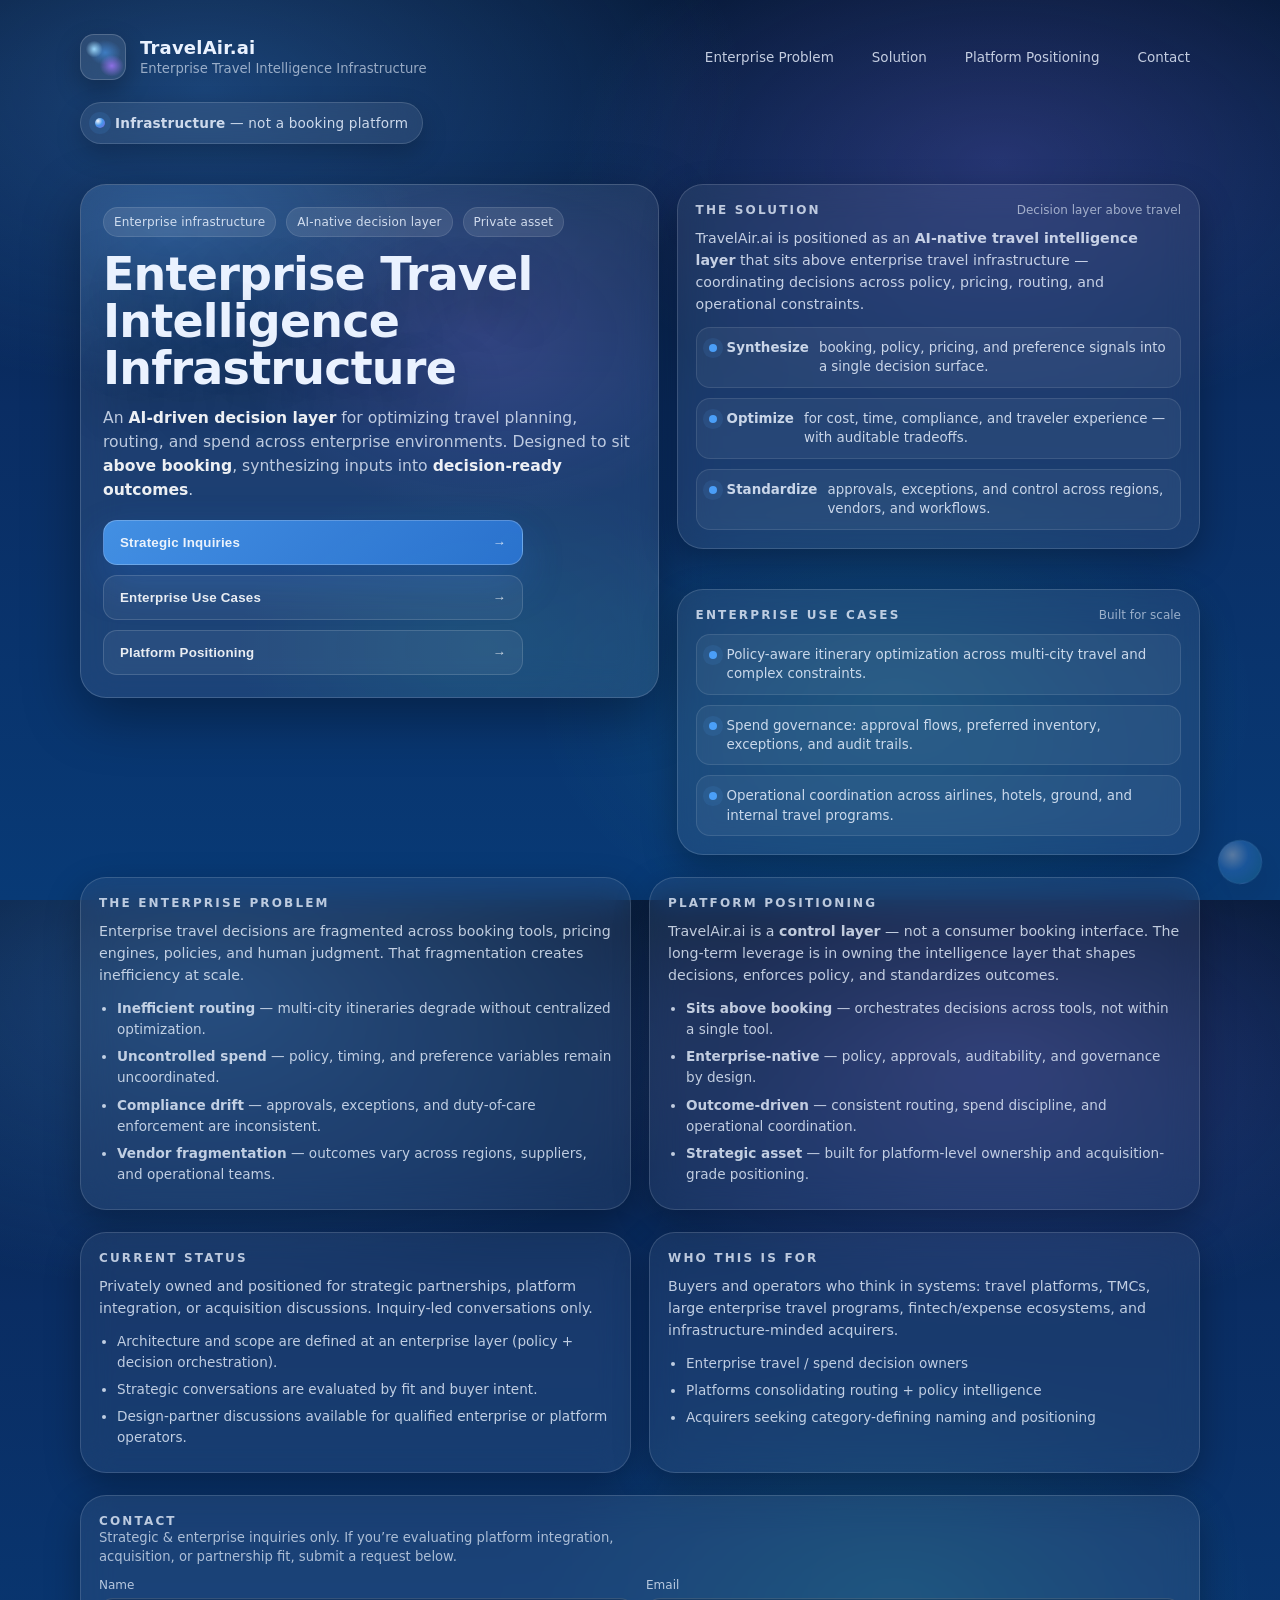
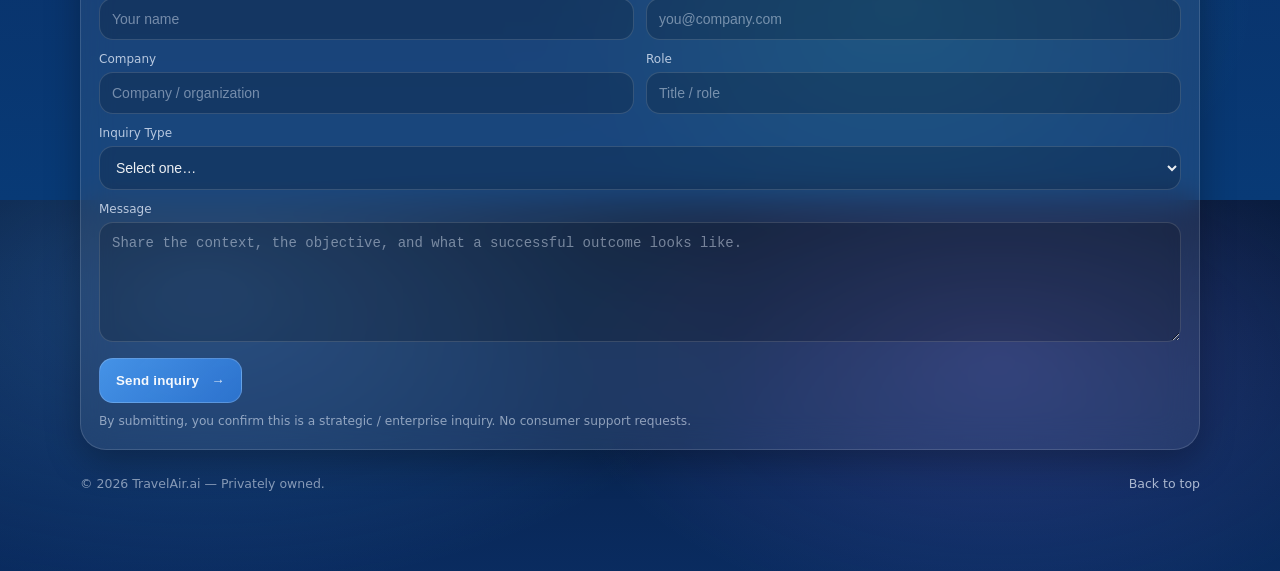
<file: index.html>
<!doctype html>
<html lang="en">
<head>
  <meta charset="utf-8" />
  <meta name="viewport" content="width=device-width, initial-scale=1" />
  <meta name="description" content="TravelAir.ai — Enterprise Travel Intelligence Infrastructure. An AI-native decision layer designed to sit above booking systems, synthesizing inputs into decision-ready outcomes." />
  <meta name="theme-color" content="#0B2A5B" />
  <title>TravelAir.ai — Enterprise Travel Intelligence Infrastructure</title>

  <style>
    :root{
      --bg0:#061a3a;
      --bg1:#0a2d63;
      --bg2:#083a76;

      --ink:#eaf2ff;
      --muted:rgba(234,242,255,.78);
      --muted2:rgba(234,242,255,.62);

      --glass:rgba(255,255,255,.08);
      --glass2:rgba(255,255,255,.06);
      --stroke:rgba(255,255,255,.16);
      --stroke2:rgba(255,255,255,.11);

      --accent:#4da3ff;
      --accent2:#2f7fe6;
      --chip:rgba(255,255,255,.10);

      --radius-xl:26px;
      --radius-lg:18px;
      --radius-md:14px;

      --shadow: 0 18px 55px rgba(0,0,0,.35);
      --shadow2: 0 12px 35px rgba(0,0,0,.28);

      --max: 1120px;
    }

    *{box-sizing:border-box}
    html,body{height:100%}
    body{
      margin:0;
      font-family: ui-sans-serif, system-ui, -apple-system, Segoe UI, Roboto, Helvetica, Arial, "Apple Color Emoji","Segoe UI Emoji";
      color:var(--ink);
      background:
        radial-gradient(900px 500px at 16% 10%, rgba(77,163,255,.28), transparent 60%),
        radial-gradient(700px 420px at 78% 18%, rgba(145,122,255,.22), transparent 62%),
        radial-gradient(620px 420px at 70% 78%, rgba(62,255,197,.10), transparent 58%),
        linear-gradient(180deg, var(--bg0), var(--bg1) 45%, var(--bg2));
      overflow-x:hidden;
    }

    a{color:inherit; text-decoration:none}
    .wrap{
      width:min(var(--max), calc(100% - 40px));
      margin:0 auto;
      padding:34px 0 80px;
    }

    /* Header */
    .top{
      display:flex;
      align-items:center;
      justify-content:space-between;
      gap:16px;
      margin-bottom:22px;
    }
    .brand{
      display:flex;
      align-items:center;
      gap:14px;
      min-width: 240px;
    }
    .logo{
      width:46px;height:46px;
      border-radius:14px;
      background:
        radial-gradient(14px 14px at 30% 32%, rgba(160,220,255,.95), transparent 60%),
        radial-gradient(20px 18px at 70% 70%, rgba(165,120,255,.80), transparent 60%),
        radial-gradient(26px 20px at 55% 40%, rgba(77,163,255,.55), transparent 62%),
        rgba(255,255,255,.10);
      border:1px solid rgba(255,255,255,.18);
      box-shadow: 0 10px 24px rgba(0,0,0,.25);
      backdrop-filter: blur(10px);
    }
    .brand h1{
      font-size:18px;
      line-height:1.15;
      margin:0;
      letter-spacing:.2px;
    }
    .brand p{
      margin:3px 0 0;
      color:var(--muted2);
      font-size:13.2px;
    }

    .nav{
      display:flex;
      gap:18px;
      align-items:center;
      flex-wrap:wrap;
      justify-content:flex-end;
    }
    .nav a{
      font-size:13.5px;
      color:rgba(234,242,255,.82);
      padding:8px 10px;
      border-radius:10px;
      transition: background .15s ease, color .15s ease;
    }
    .nav a:hover{
      background:rgba(255,255,255,.08);
      color:rgba(255,255,255,.94);
    }

    /* Badge row */
    .badgeRow{
      display:flex;
      align-items:center;
      gap:10px;
      margin:18px 0 18px;
    }
    .badge{
      display:inline-flex;
      align-items:center;
      gap:10px;
      padding:12px 14px;
      border-radius:999px;
      background:rgba(255,255,255,.08);
      border:1px solid rgba(255,255,255,.14);
      backdrop-filter: blur(14px);
      box-shadow: 0 10px 26px rgba(0,0,0,.22);
      max-width:100%;
    }
    .badge .dot{
      width:10px;height:10px;border-radius:999px;
      background: radial-gradient(circle at 30% 30%, rgba(255,255,255,.95), rgba(77,163,255,.85) 45%, rgba(155,110,255,.70));
      box-shadow: 0 0 0 6px rgba(77,163,255,.12);
      flex:0 0 auto;
    }
    .badge span{
      font-size:13.6px;
      color:rgba(234,242,255,.86);
      letter-spacing:.2px;
      white-space:nowrap;
      overflow:hidden;
      text-overflow:ellipsis;
    }

    /* Main grid */
    .grid{
      display:grid;
      grid-template-columns: 1.05fr .95fr;
      gap:18px;
      align-items:start;
    }

    .panel{
      background: var(--glass);
      border:1px solid var(--stroke);
      border-radius: var(--radius-xl);
      box-shadow: var(--shadow);
      backdrop-filter: blur(18px);
    }

    .heroCard{
      padding:22px;
      position:relative;
      overflow:hidden;
    }
    .heroCard:before{
      content:"";
      position:absolute;
      inset:-2px;
      background:
        radial-gradient(420px 280px at 15% 10%, rgba(77,163,255,.20), transparent 60%),
        radial-gradient(420px 300px at 70% 30%, rgba(165,120,255,.16), transparent 60%),
        radial-gradient(420px 300px at 70% 90%, rgba(62,255,197,.08), transparent 60%);
      pointer-events:none;
    }
    .heroInner{position:relative}

    .chips{
      display:flex;
      gap:10px;
      flex-wrap:wrap;
      margin-bottom:14px;
    }
    .chip{
      background: var(--chip);
      border:1px solid var(--stroke2);
      color: rgba(234,242,255,.86);
      padding:7px 10px;
      border-radius:999px;
      font-size:12px;
      letter-spacing:.15px;
    }

    .title{
      margin:0;
      font-size:46px;
      line-height:1.02;
      letter-spacing:-.8px;
      text-shadow: 0 18px 50px rgba(0,0,0,.35);
    }
    .lead{
      margin:14px 0 0;
      color: var(--muted);
      font-size:15.6px;
      line-height:1.55;
      max-width: 58ch;
    }
    .lead b{color:rgba(255,255,255,.92)}

    .ctaStack{
      display:flex;
      flex-direction:column;
      gap:10px;
      margin-top:18px;
      width:min(420px, 100%);
    }
    .cta{
      width:100%;
      display:flex;
      align-items:center;
      justify-content:space-between;
      gap:14px;
      padding:14px 16px;
      border-radius:14px;
      border:1px solid rgba(255,255,255,.14);
      background: rgba(255,255,255,.06);
      color: rgba(255,255,255,.90);
      font-weight:600;
      letter-spacing:.2px;
      cursor:pointer;
      transition: transform .08s ease, background .15s ease, border-color .15s ease;
    }
    .cta:hover{
      background: rgba(255,255,255,.09);
      border-color: rgba(255,255,255,.18);
    }
    .cta:active{transform: translateY(1px)}
    .cta.primary{
      background: linear-gradient(135deg, rgba(77,163,255,.80), rgba(47,127,230,.78));
      border-color: rgba(255,255,255,.22);
      box-shadow: 0 18px 40px rgba(35,110,210,.30);
    }
    .cta.primary:hover{
      background: linear-gradient(135deg, rgba(77,163,255,.86), rgba(47,127,230,.84));
    }
    .arrow{opacity:.85}

    /* Right column cards */
    .stack{
      display:flex;
      flex-direction:column;
      gap:18px;
    }
    .card{
      padding:18px;
      border-radius: var(--radius-xl);
      background: rgba(255,255,255,.07);
      border:1px solid rgba(255,255,255,.14);
      box-shadow: var(--shadow2);
      backdrop-filter: blur(16px);
    }
    .kicker{
      display:flex;
      align-items:center;
      justify-content:space-between;
      gap:10px;
      margin-bottom:10px;
    }
    .kicker h3{
      margin:0;
      font-size:12px;
      letter-spacing:.18em;
      text-transform:uppercase;
      color: rgba(234,242,255,.78);
    }
    .kicker .mini{
      font-size:12px;
      color: rgba(234,242,255,.62);
      white-space:nowrap;
    }

    .card p{
      margin:0;
      color: rgba(234,242,255,.82);
      font-size:14.2px;
      line-height:1.55;
    }
    .bullets{
      margin:12px 0 0;
      padding:0;
      list-style:none;
      display:flex;
      flex-direction:column;
      gap:10px;
    }
    .bullets li{
      display:flex;
      gap:10px;
      align-items:flex-start;
      padding:10px 12px;
      border-radius:14px;
      background: rgba(255,255,255,.05);
      border:1px solid rgba(255,255,255,.10);
      color: rgba(234,242,255,.84);
      font-size:13.4px;
      line-height:1.45;
    }
    .bullets li:before{
      content:"";
      width:8px;height:8px;border-radius:999px;
      margin-top:6px;
      background: rgba(77,163,255,.95);
      box-shadow: 0 0 0 6px rgba(77,163,255,.10);
      flex:0 0 auto;
    }

    /* Sections */
    section{
      margin-top:22px;
    }
    .sectionGrid{
      display:grid;
      grid-template-columns: 1fr 1fr;
      gap:18px;
    }
    .sectionCard{
      padding:18px;
      border-radius: var(--radius-xl);
      background: rgba(255,255,255,.06);
      border:1px solid rgba(255,255,255,.14);
      box-shadow: var(--shadow2);
      backdrop-filter: blur(16px);
    }
    .sectionCard h4{
      margin:0 0 10px;
      font-size:12px;
      letter-spacing:.18em;
      text-transform:uppercase;
      color: rgba(234,242,255,.78);
    }
    .sectionCard p{
      margin:0;
      color: rgba(234,242,255,.80);
      font-size:14.2px;
      line-height:1.55;
    }
    .miniList{
      margin:12px 0 0;
      padding-left:18px;
      color: rgba(234,242,255,.80);
      font-size:13.6px;
      line-height:1.55;
    }
    .miniList li{margin:6px 0}

    /* Contact */
    .contact{
      margin-top:22px;
      padding:18px;
      border-radius: var(--radius-xl);
      background: rgba(255,255,255,.07);
      border:1px solid rgba(255,255,255,.14);
      box-shadow: var(--shadow2);
      backdrop-filter: blur(16px);
    }
    .contactHead{
      display:flex;
      align-items:flex-start;
      justify-content:space-between;
      gap:14px;
      flex-wrap:wrap;
      margin-bottom:12px;
    }
    .contactHead h3{
      margin:0;
      font-size:12px;
      letter-spacing:.18em;
      text-transform:uppercase;
      color: rgba(234,242,255,.78);
    }
    .contactHead p{
      margin:0;
      color: rgba(234,242,255,.70);
      font-size:13.2px;
      max-width: 62ch;
      line-height:1.45;
    }
    form{
      display:grid;
      grid-template-columns: 1fr 1fr;
      gap:12px;
      margin-top:10px;
    }
    label{display:block; font-size:12px; color: rgba(234,242,255,.76); margin:0 0 6px}
    input, select, textarea{
      width:100%;
      padding:12px 12px;
      border-radius:14px;
      border:1px solid rgba(255,255,255,.14);
      background: rgba(0,0,0,.18);
      color: rgba(255,255,255,.92);
      outline:none;
      font-size:14px;
    }
    input::placeholder, textarea::placeholder{color: rgba(234,242,255,.46)}
    textarea{min-height:120px; resize:vertical}
    .full{grid-column: 1 / -1}
    .submit{
      display:flex;
      align-items:center;
      justify-content:space-between;
      gap:12px;
      padding:14px 16px;
      border-radius:14px;
      border:1px solid rgba(255,255,255,.18);
      background: linear-gradient(135deg, rgba(77,163,255,.82), rgba(47,127,230,.78));
      color: rgba(255,255,255,.95);
      font-weight:700;
      letter-spacing:.2px;
      cursor:pointer;
      transition: transform .08s ease, filter .15s ease;
    }
    .submit:active{transform: translateY(1px)}
    .fineprint{
      margin-top:10px;
      font-size:12.2px;
      color: rgba(234,242,255,.56);
      line-height:1.45;
    }

    /* Footer */
    .foot{
      margin-top:26px;
      display:flex;
      align-items:center;
      justify-content:space-between;
      gap:12px;
      flex-wrap:wrap;
      color: rgba(234,242,255,.56);
      font-size:12.5px;
    }
    .foot a{color: rgba(234,242,255,.72)}
    .foot a:hover{color: rgba(255,255,255,.92)}

    /* Floating mark (bottom-right) */
    .mark{
      position:fixed;
      right:18px; bottom:16px;
      width:44px; height:44px;
      border-radius:999px;
      background: radial-gradient(circle at 35% 30%, rgba(255,255,255,.95), rgba(77,163,255,.78) 40%, rgba(62,255,197,.35));
      border:1px solid rgba(255,255,255,.18);
      box-shadow: 0 16px 40px rgba(0,0,0,.35);
      opacity:.34;
      pointer-events:none;
      transform: rotate(-10deg);
    }

    /* Responsive */
    @media (max-width: 980px){
      .grid{grid-template-columns: 1fr}
      .title{font-size:42px}
      .nav{justify-content:flex-start}
    }
    @media (max-width: 560px){
      .wrap{width: min(var(--max), calc(100% - 26px)); padding:26px 0 70px}
      .title{font-size:38px}
      .heroCard{padding:18px}
      .card{padding:16px}
      .sectionGrid{grid-template-columns: 1fr}
      form{grid-template-columns: 1fr}
      .badge span{font-size:13.2px}
    }

    /* Anchor offset for sticky-ish header feel */
    .anchor{scroll-margin-top: 22px;}
  </style>
</head>

<body>
  <div class="wrap">
    <header class="top">
      <div class="brand">
        <div class="logo" aria-hidden="true"></div>
        <div>
          <h1>TravelAir.ai</h1>
          <p>Enterprise Travel Intelligence Infrastructure</p>
        </div>
      </div>

      <nav class="nav" aria-label="Primary">
        <a href="#problem">Enterprise Problem</a>
        <a href="#solution">Solution</a>
        <a href="#positioning">Platform Positioning</a>
        <a href="#contact">Contact</a>
      </nav>
    </header>

    <div class="badgeRow">
      <div class="badge" role="note" aria-label="Positioning badge">
        <span class="dot" aria-hidden="true"></span>
        <span><b>Infrastructure</b> — not a booking platform</span>
      </div>
    </div>

    <main class="grid">
      <!-- Left: hero -->
      <section class="panel heroCard anchor" id="top">
        <div class="heroInner">
          <div class="chips" aria-label="Positioning chips">
            <span class="chip">Enterprise infrastructure</span>
            <span class="chip">AI-native decision layer</span>
            <span class="chip">Private asset</span>
          </div>

          <h2 class="title">Enterprise Travel<br/>Intelligence<br/>Infrastructure</h2>

          <p class="lead">
            An <b>AI-driven decision layer</b> for optimizing travel planning, routing, and spend across enterprise environments.
            Designed to sit <b>above booking</b>, synthesizing inputs into <b>decision-ready outcomes</b>.
          </p>

          <div class="ctaStack" role="group" aria-label="Primary actions">
            <button class="cta primary" type="button" data-scroll="#contact">
              <span>Strategic Inquiries</span>
              <span class="arrow">→</span>
            </button>
            <button class="cta" type="button" data-scroll="#usecases">
              <span>Enterprise Use Cases</span>
              <span class="arrow">→</span>
            </button>
            <button class="cta" type="button" data-scroll="#positioning">
              <span>Platform Positioning</span>
              <span class="arrow">→</span>
            </button>
          </div>
        </div>
      </section>

      <!-- Right: solution + use cases teaser -->
      <aside class="stack">
        <section class="card anchor" id="solution">
          <div class="kicker">
            <h3>THE SOLUTION</h3>
            <div class="mini">Decision layer above travel</div>
          </div>

          <p>
            TravelAir.ai is positioned as an <b>AI-native travel intelligence layer</b> that sits above enterprise travel infrastructure —
            coordinating decisions across policy, pricing, routing, and operational constraints.
          </p>

          <ul class="bullets" aria-label="Solution bullets">
            <li><b>Synthesize</b> booking, policy, pricing, and preference signals into a single decision surface.</li>
            <li><b>Optimize</b> for cost, time, compliance, and traveler experience — with auditable tradeoffs.</li>
            <li><b>Standardize</b> approvals, exceptions, and control across regions, vendors, and workflows.</li>
          </ul>
        </section>

        <section class="card anchor" id="usecases">
          <div class="kicker">
            <h3>ENTERPRISE USE CASES</h3>
            <div class="mini">Built for scale</div>
          </div>

          <ul class="bullets" aria-label="Enterprise use cases">
            <li>Policy-aware itinerary optimization across multi-city travel and complex constraints.</li>
            <li>Spend governance: approval flows, preferred inventory, exceptions, and audit trails.</li>
            <li>Operational coordination across airlines, hotels, ground, and internal travel programs.</li>
          </ul>
        </section>
      </aside>
    </main>

    <!-- Problem + Positioning -->
    <section class="sectionGrid">
      <div class="sectionCard anchor" id="problem">
        <h4>THE ENTERPRISE PROBLEM</h4>
        <p>
          Enterprise travel decisions are fragmented across booking tools, pricing engines, policies, and human judgment.
          That fragmentation creates inefficiency at scale.
        </p>
        <ul class="miniList" aria-label="Enterprise problems list">
          <li><b>Inefficient routing</b> — multi-city itineraries degrade without centralized optimization.</li>
          <li><b>Uncontrolled spend</b> — policy, timing, and preference variables remain uncoordinated.</li>
          <li><b>Compliance drift</b> — approvals, exceptions, and duty-of-care enforcement are inconsistent.</li>
          <li><b>Vendor fragmentation</b> — outcomes vary across regions, suppliers, and operational teams.</li>
        </ul>
      </div>

      <div class="sectionCard anchor" id="positioning">
        <h4>PLATFORM POSITIONING</h4>
        <p>
          TravelAir.ai is a <b>control layer</b> — not a consumer booking interface. The long-term leverage is in owning the
          intelligence layer that shapes decisions, enforces policy, and standardizes outcomes.
        </p>
        <ul class="miniList" aria-label="Platform positioning list">
          <li><b>Sits above booking</b> — orchestrates decisions across tools, not within a single tool.</li>
          <li><b>Enterprise-native</b> — policy, approvals, auditability, and governance by design.</li>
          <li><b>Outcome-driven</b> — consistent routing, spend discipline, and operational coordination.</li>
          <li><b>Strategic asset</b> — built for platform-level ownership and acquisition-grade positioning.</li>
        </ul>
      </div>
    </section>

    <!-- Status -->
    <section class="sectionGrid">
      <div class="sectionCard">
        <h4>CURRENT STATUS</h4>
        <p>
          Privately owned and positioned for strategic partnerships, platform integration, or acquisition discussions.
          Inquiry-led conversations only.
        </p>
        <ul class="miniList" aria-label="Status list">
          <li>Architecture and scope are defined at an enterprise layer (policy + decision orchestration).</li>
          <li>Strategic conversations are evaluated by fit and buyer intent.</li>
          <li>Design-partner discussions available for qualified enterprise or platform operators.</li>
        </ul>
      </div>

      <div class="sectionCard">
        <h4>WHO THIS IS FOR</h4>
        <p>
          Buyers and operators who think in systems: travel platforms, TMCs, large enterprise travel programs,
          fintech/expense ecosystems, and infrastructure-minded acquirers.
        </p>
        <ul class="miniList" aria-label="Audience list">
          <li>Enterprise travel / spend decision owners</li>
          <li>Platforms consolidating routing + policy intelligence</li>
          <li>Acquirers seeking category-defining naming and positioning</li>
        </ul>
      </div>
    </section>

    <!-- Contact -->
    <section class="contact anchor" id="contact">
      <div class="contactHead">
        <div>
          <h3>CONTACT</h3>
          <p>
            Strategic & enterprise inquiries only. If you’re evaluating platform integration, acquisition, or partnership fit,
            submit a request below.
          </p>
        </div>
      </div>

      <!-- Formspree (locked) -->
      <form action="https://formspree.io/f/xnjjngql" method="POST">
        <div>
          <label for="name">Name</label>
          <input id="name" name="name" type="text" placeholder="Your name" required />
        </div>

        <div>
          <label for="email">Email</label>
          <input id="email" name="email" type="email" placeholder="you@company.com" required />
        </div>

        <div>
          <label for="company">Company</label>
          <input id="company" name="company" type="text" placeholder="Company / organization" />
        </div>

        <div>
          <label for="role">Role</label>
          <input id="role" name="role" type="text" placeholder="Title / role" />
        </div>

        <div class="full">
          <label for="type">Inquiry Type</label>
          <select id="type" name="inquiry_type" required>
            <option value="" disabled selected>Select one…</option>
            <option>Strategic partnership</option>
            <option>Enterprise platform integration</option>
            <option>Acquisition / asset discussion</option>
            <option>Design partner inquiry</option>
            <option>Other (qualified)</option>
          </select>
        </div>

        <div class="full">
          <label for="message">Message</label>
          <textarea id="message" name="message" placeholder="Share the context, the objective, and what a successful outcome looks like." required></textarea>
        </div>

        <!-- Helpful metadata -->
        <input type="hidden" name="asset" value="TravelAir.ai" />
        <input type="hidden" name="source" value="travelair.ai / github pages" />

        <div class="full">
          <button class="submit" type="submit">
            <span>Send inquiry</span>
            <span class="arrow">→</span>
          </button>
          <div class="fineprint">
            By submitting, you confirm this is a strategic / enterprise inquiry. No consumer support requests.
          </div>
        </div>
      </form>
    </section>

    <footer class="foot">
      <div>© <span id="y"></span> TravelAir.ai — Privately owned.</div>
      <div>
        <a href="#top">Back to top</a>
      </div>
    </footer>
  </div>

  <div class="mark" aria-hidden="true"></div>

  <script>
    // Locked behaviors: smooth scroll buttons + year
    document.getElementById('y').textContent = new Date().getFullYear();

    document.querySelectorAll('[data-scroll]').forEach(btn => {
      btn.addEventListener('click', () => {
        const sel = btn.getAttribute('data-scroll');
        const el = document.querySelector(sel);
        if (el) el.scrollIntoView({ behavior: 'smooth', block: 'start' });
      });
    });
  </script>
</body>
</html>
</file>
